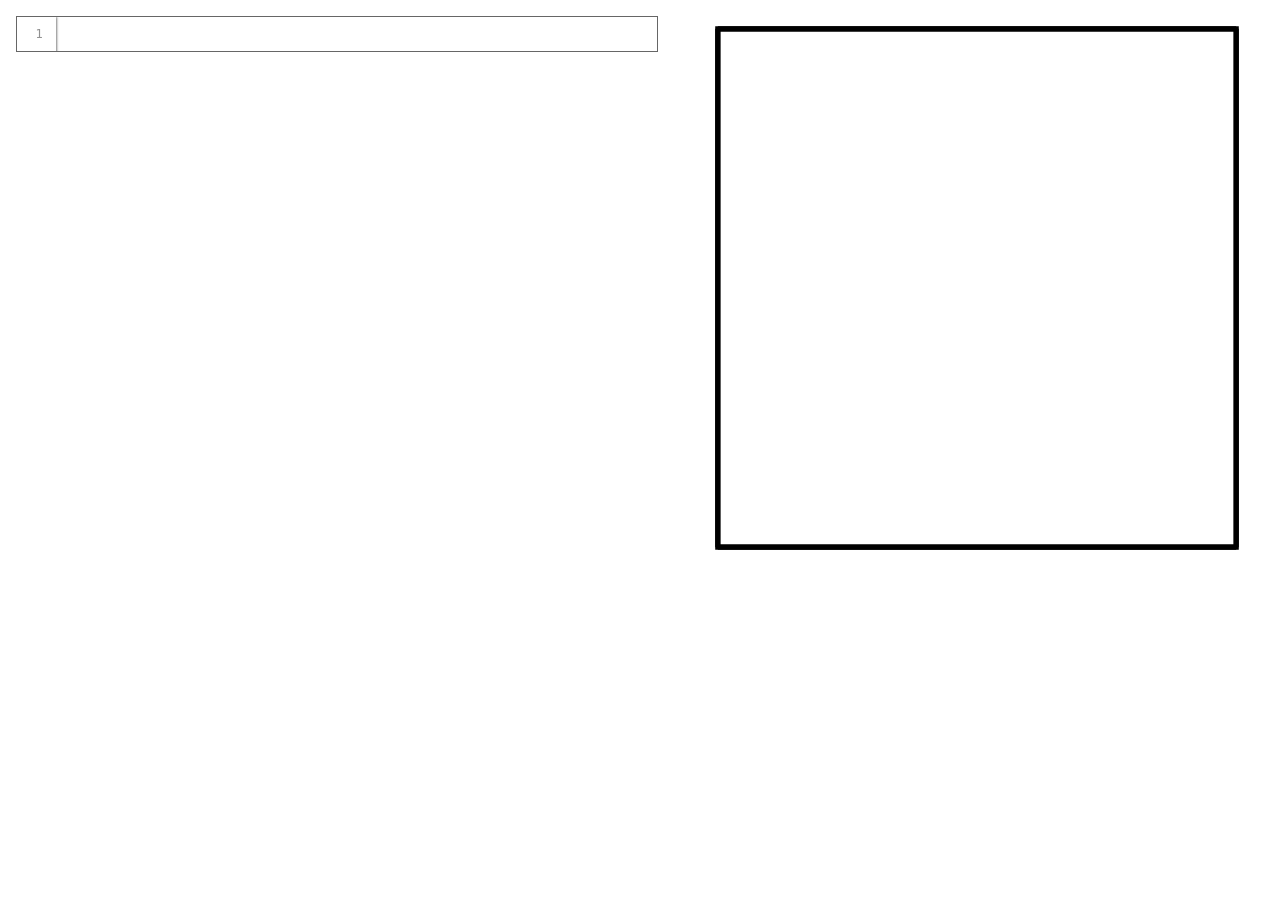
<file: examples/code/index.html>
<!DOCTYPE html>
<html>
<head>
<script src="../../lib/codemirror/lib/codemirror.js"></script>
<link rel="stylesheet" href="../../lib/codemirror/lib/codemirror.css">
<link rel="stylesheet" href="../../lib/codemirror/theme/idle.css">
<style>
html, body {
	height:100%;
	width:100%;
	margin:0px;
	background-color: #FFF;
	display:flex;
	flex-direction: column;
}
.CodeMirror {
	border: 1px solid #666;
	height: auto;
	overflow-y: auto;
	overflow-x: scroll;
	width: 50vw;
}
.row{
	height:100%;
	flex:1;
	display:flex;
	flex-direction: row;
}
canvas[resize]{
	flex:1;
	width:45vw;
	height:45vw;
}
#code-column{
	flex:1;
	width:100%;
	padding:1em;
}
#code-console{
	font-family: monospace;
}
</style>
</head>
<body>
	<div class="row">
		<div id="code-column">
			<div id="code-container"></div>
		</div>
		<canvas id="canvas" resize></canvas>
	</div>

<script type="text/javascript" src="../../lib/codemirror/mode/javascript.js"></script>
<script type="text/javascript" src="../../cp.js"></script>
<script type="text/javascript" src="../../lib/paper-full.min.js"></script>
<script type="text/javascript" src="../../cp.paperjs.js"></script>
<script type="text/javascript" src="code.js"></script>
</body>
</html>
</file>
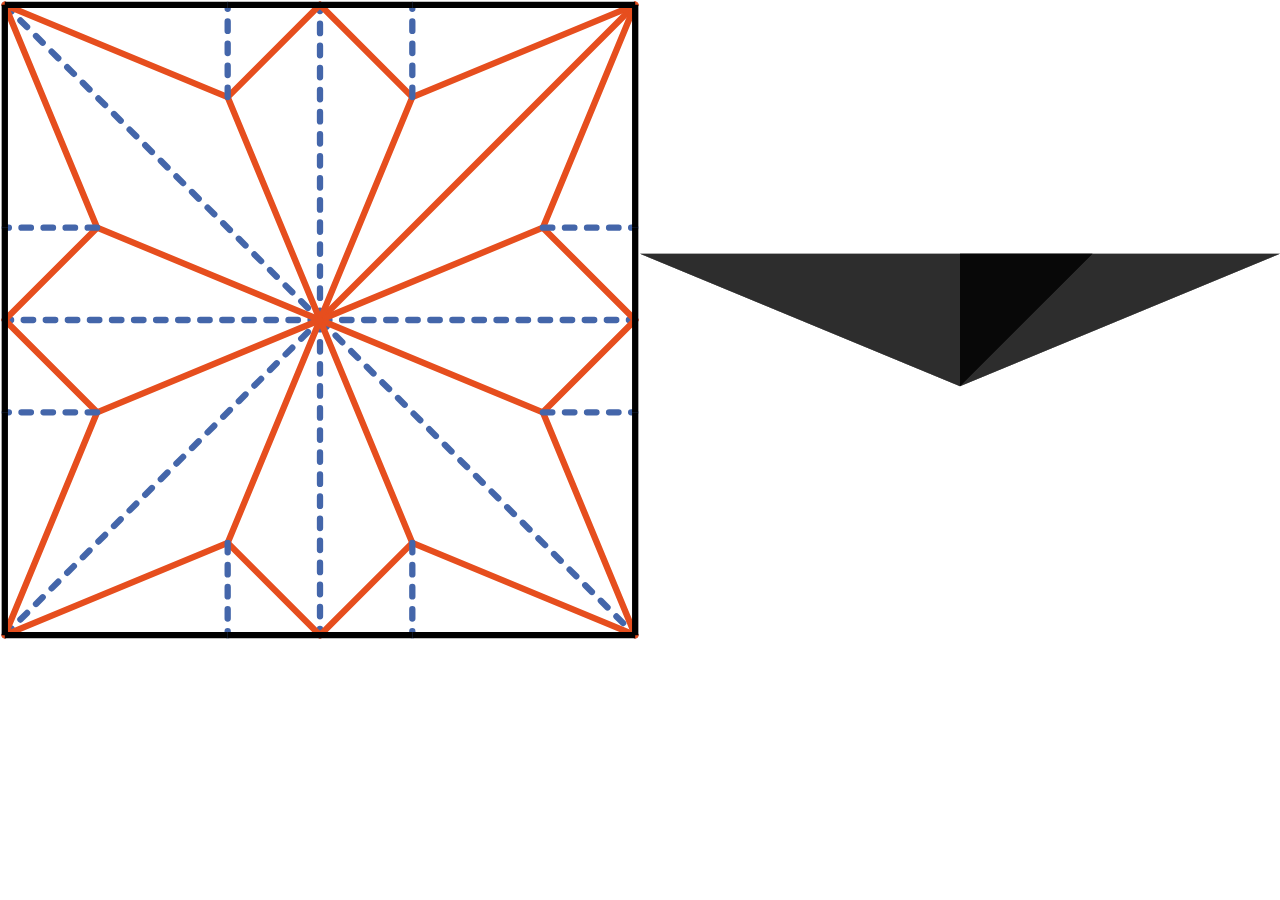
<file: examples/distort/index.html>
<!DOCTYPE html>
<html>
<head>
<style>
html,body{
	margin:0;
	text-align:center;
	overflow:hidden;
}
canvas[resize]{
	width:50vmax;
	height:50vmax;
	max-height:100vh;
	max-width:100vw;
}
</style>
</head>
<body>
	<canvas id="canvas-cp" resize></canvas><canvas id="canvas-folded" resize></canvas>

<script type="text/javascript" src="../../cp.js"></script>
<script type="text/javascript" src="../../lib/paper-full.min.js"></script>
<script type="text/javascript" src="../../cp.paperjs.js"></script>
<script type="text/javascript" src="sketch.js"></script>
</body>
</html>
</file>
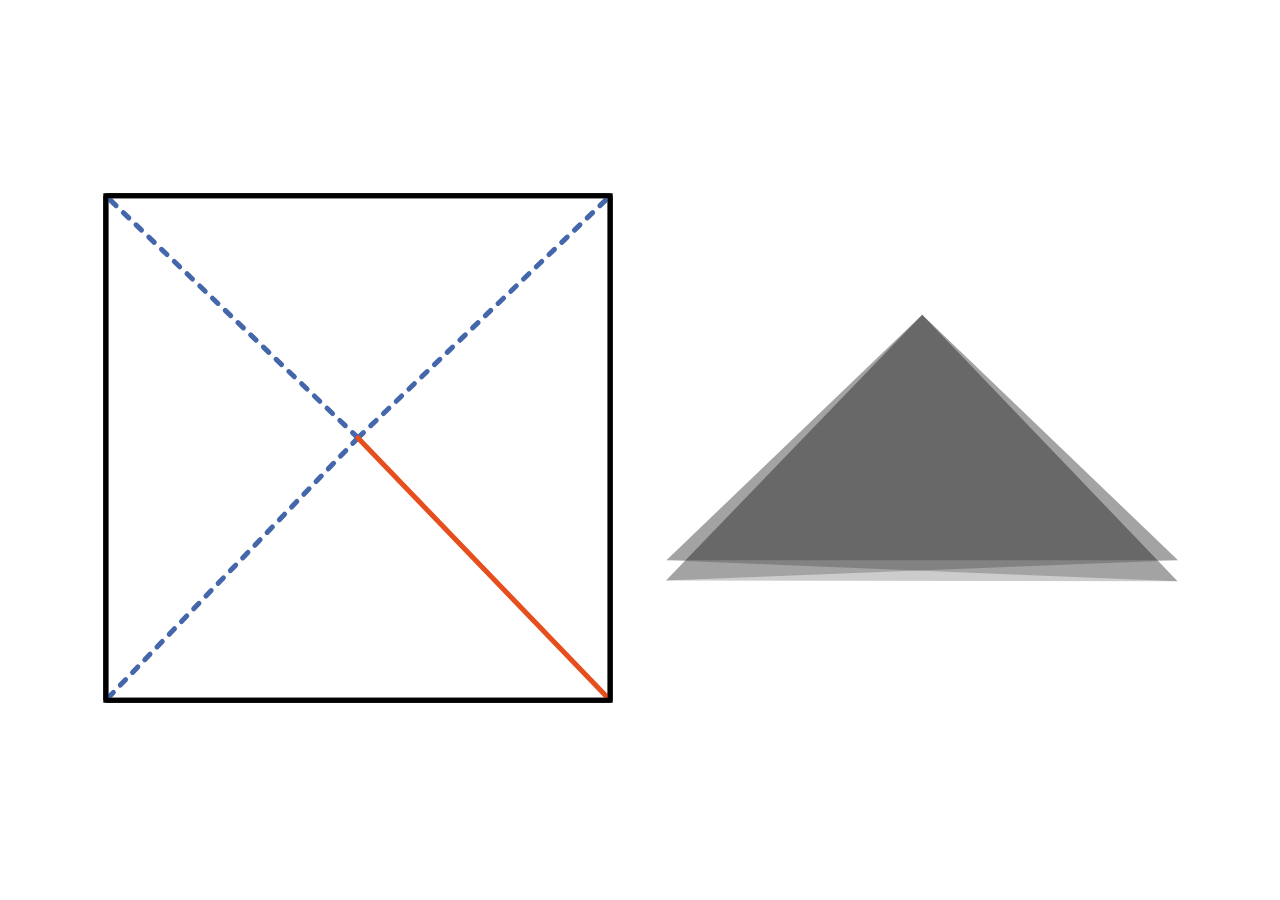
<file: examples/flat-fold/index.html>
<!DOCTYPE html>
<html>
<head>
<style>
html, body {
	height:100%;
	width:100%;
	margin:0px;
	background-color: #FFF;
	display:flex;
	align-items: center;
	justify-content: center;
}
.row{ text-align: center; }
canvas[resize]{
	width:40vmax;
	height:40vmax;
	margin:2vmax;
}
</style>
</head>
<body>
	<div class="row">
		<canvas id="canvas-1" resize></canvas><canvas id="canvas-2" resize></canvas>
	</div>
</body>

<script type="text/javascript" src="../../cp.js"></script>
<script type="text/javascript" src="../../lib/paper-full.min.js"></script>
<script type="text/javascript" src="../../cp.paperjs.js"></script>
<script type="text/javascript" src="flat-fold.js"></script>
</html>
</file>
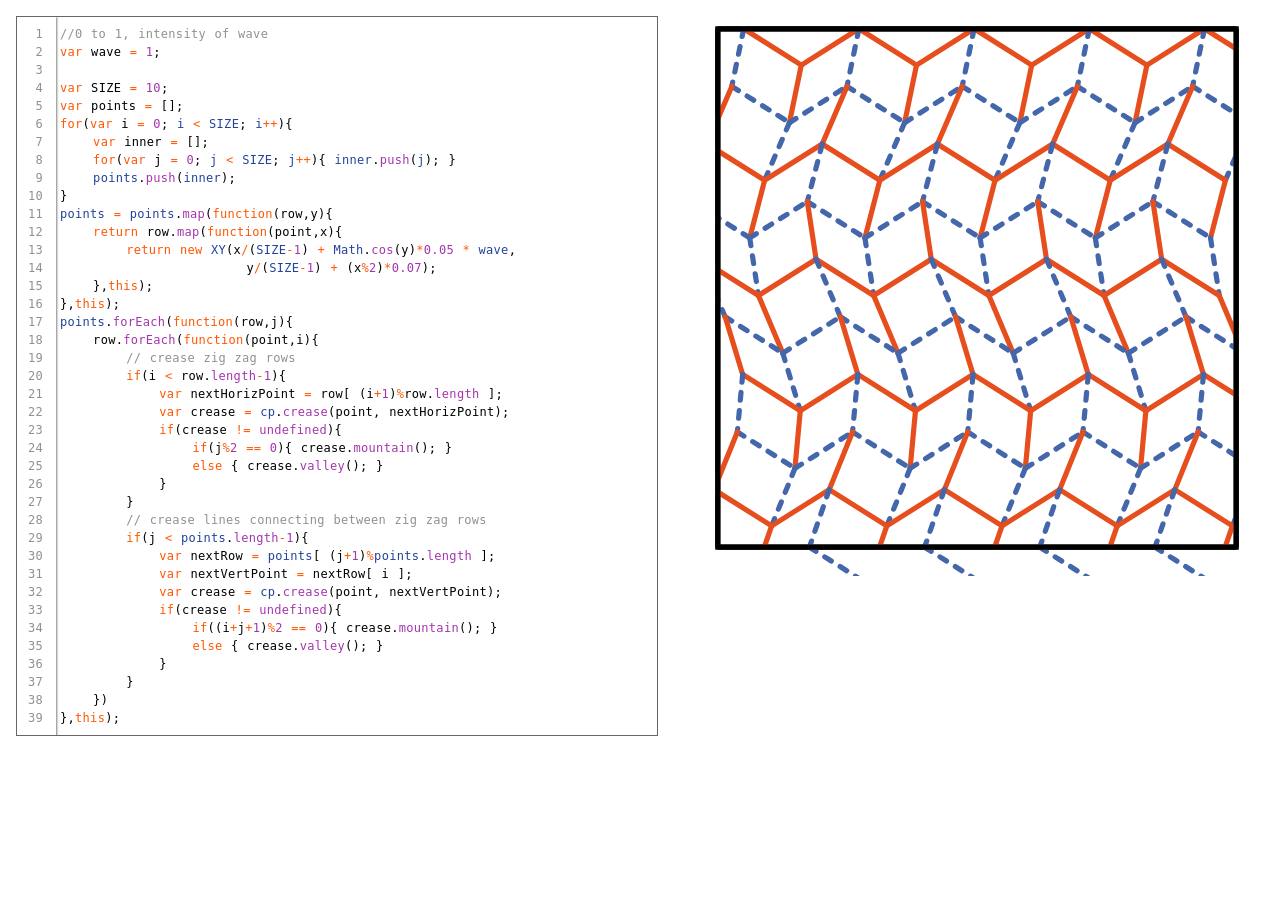
<file: examples/miura/index.html>
<!DOCTYPE html>
<html>
<head>
<script src="../../lib/codemirror/lib/codemirror.js"></script>
<link rel="stylesheet" href="../../lib/codemirror/lib/codemirror.css">
<link rel="stylesheet" href="../../lib/codemirror/theme/idle.css">
<style>
html, body {
	height:100%;
	width:100%;
	margin:0px;
	background-color: #FFF;
	display:flex;
	flex-direction: column;
}
.CodeMirror {
	border: 1px solid #666;
	height: auto;
}
.row{
	height:100%;
	flex:1;
	display:flex;
	flex-direction: row;
}
canvas[resize]{
	flex:1;
	width:45vw;
	height:45vw;
}
#code-column{
	flex:1;
	width:100%;
	padding:1em;
}
#code-console{
	font-family: monospace;
}
.CodeMirror {
	overflow-y: auto;
	overflow-x: scroll;
	width: 50vw;
}
</style>
</head>
<body>
	<div class="row">
		<div id="code-column">
			<div id="code-container"></div>
		</div>
		<canvas id="canvas" resize></canvas>
	</div>

<script type="text/javascript" src="../../lib/codemirror/mode/javascript.js"></script>
<script type="text/javascript" src="../../cp.js"></script>
<script type="text/javascript" src="../../lib/paper-full.min.js"></script>
<script type="text/javascript" src="../../cp.paperjs.js"></script>
<script type="text/javascript" src="code.js"></script>
</body>
</html>
</file>
<file: lib/codemirror/lib/codemirror.css>
/* BASICS */

.CodeMirror {
  /* Set height, width, borders, and global font properties here */
  font-family: monospace;
  height: 300px;
  color: black;
  direction: ltr;
}

/* PADDING */

.CodeMirror-lines {
  padding: 4px 0; /* Vertical padding around content */
}
.CodeMirror pre {
  padding: 0 4px; /* Horizontal padding of content */
}

.CodeMirror-scrollbar-filler, .CodeMirror-gutter-filler {
  background-color: white; /* The little square between H and V scrollbars */
}

/* GUTTER */

.CodeMirror-gutters {
  border-right: 1px solid #ddd;
  background-color: #f7f7f7;
  white-space: nowrap;
}
.CodeMirror-linenumbers {}
.CodeMirror-linenumber {
  padding: 0 3px 0 5px;
  min-width: 20px;
  text-align: right;
  color: #999;
  white-space: nowrap;
}

.CodeMirror-guttermarker { color: black; }
.CodeMirror-guttermarker-subtle { color: #999; }

/* CURSOR */

.CodeMirror-cursor {
  border-left: 1px solid black;
  border-right: none;
  width: 0;
}
/* Shown when moving in bi-directional text */
.CodeMirror div.CodeMirror-secondarycursor {
  border-left: 1px solid silver;
}
.cm-fat-cursor .CodeMirror-cursor {
  width: auto;
  border: 0 !important;
  background: #7e7;
}
.cm-fat-cursor div.CodeMirror-cursors {
  z-index: 1;
}
.cm-fat-cursor-mark {
  background-color: rgba(20, 255, 20, 0.5);
  -webkit-animation: blink 1.06s steps(1) infinite;
  -moz-animation: blink 1.06s steps(1) infinite;
  animation: blink 1.06s steps(1) infinite;
}
.cm-animate-fat-cursor {
  width: auto;
  border: 0;
  -webkit-animation: blink 1.06s steps(1) infinite;
  -moz-animation: blink 1.06s steps(1) infinite;
  animation: blink 1.06s steps(1) infinite;
  background-color: #7e7;
}
@-moz-keyframes blink {
  0% {}
  50% { background-color: transparent; }
  100% {}
}
@-webkit-keyframes blink {
  0% {}
  50% { background-color: transparent; }
  100% {}
}
@keyframes blink {
  0% {}
  50% { background-color: transparent; }
  100% {}
}

/* Can style cursor different in overwrite (non-insert) mode */
.CodeMirror-overwrite .CodeMirror-cursor {}

.cm-tab { display: inline-block; text-decoration: inherit; }

.CodeMirror-rulers {
  position: absolute;
  left: 0; right: 0; top: -50px; bottom: -20px;
  overflow: hidden;
}
.CodeMirror-ruler {
  border-left: 1px solid #ccc;
  top: 0; bottom: 0;
  position: absolute;
}

/* DEFAULT THEME */

.cm-s-default .cm-header {color: blue;}
.cm-s-default .cm-quote {color: #090;}
.cm-negative {color: #d44;}
.cm-positive {color: #292;}
.cm-header, .cm-strong {font-weight: bold;}
.cm-em {font-style: italic;}
.cm-link {text-decoration: underline;}
.cm-strikethrough {text-decoration: line-through;}

.cm-s-default .cm-keyword {color: #708;}
.cm-s-default .cm-atom {color: #219;}
.cm-s-default .cm-number {color: #164;}
.cm-s-default .cm-def {color: #00f;}
.cm-s-default .cm-variable,
.cm-s-default .cm-punctuation,
.cm-s-default .cm-property,
.cm-s-default .cm-operator {}
.cm-s-default .cm-variable-2 {color: #05a;}
.cm-s-default .cm-variable-3, .cm-s-default .cm-type {color: #085;}
.cm-s-default .cm-comment {color: #a50;}
.cm-s-default .cm-string {color: #a11;}
.cm-s-default .cm-string-2 {color: #f50;}
.cm-s-default .cm-meta {color: #555;}
.cm-s-default .cm-qualifier {color: #555;}
.cm-s-default .cm-builtin {color: #30a;}
.cm-s-default .cm-bracket {color: #997;}
.cm-s-default .cm-tag {color: #170;}
.cm-s-default .cm-attribute {color: #00c;}
.cm-s-default .cm-hr {color: #999;}
.cm-s-default .cm-link {color: #00c;}

.cm-s-default .cm-error {color: #f00;}
.cm-invalidchar {color: #f00;}

.CodeMirror-composing { border-bottom: 2px solid; }

/* Default styles for common addons */

div.CodeMirror span.CodeMirror-matchingbracket {color: #0b0;}
div.CodeMirror span.CodeMirror-nonmatchingbracket {color: #a22;}
.CodeMirror-matchingtag { background: rgba(255, 150, 0, .3); }
.CodeMirror-activeline-background {background: #e8f2ff;}

/* STOP */

/* The rest of this file contains styles related to the mechanics of
   the editor. You probably shouldn't touch them. */

.CodeMirror {
  position: relative;
  overflow: hidden;
  background: white;
}

.CodeMirror-scroll {
  overflow: scroll !important; /* Things will break if this is overridden */
  /* 30px is the magic margin used to hide the element's real scrollbars */
  /* See overflow: hidden in .CodeMirror */
  margin-bottom: -30px; margin-right: -30px;
  padding-bottom: 30px;
  height: 100%;
  outline: none; /* Prevent dragging from highlighting the element */
  position: relative;
}
.CodeMirror-sizer {
  position: relative;
  border-right: 30px solid transparent;
}

/* The fake, visible scrollbars. Used to force redraw during scrolling
   before actual scrolling happens, thus preventing shaking and
   flickering artifacts. */
.CodeMirror-vscrollbar, .CodeMirror-hscrollbar, .CodeMirror-scrollbar-filler, .CodeMirror-gutter-filler {
  position: absolute;
  z-index: 6;
  display: none;
}
.CodeMirror-vscrollbar {
  right: 0; top: 0;
  overflow-x: hidden;
  overflow-y: scroll;
}
.CodeMirror-hscrollbar {
  bottom: 0; left: 0;
  overflow-y: hidden;
  overflow-x: scroll;
}
.CodeMirror-scrollbar-filler {
  right: 0; bottom: 0;
}
.CodeMirror-gutter-filler {
  left: 0; bottom: 0;
}

.CodeMirror-gutters {
  position: absolute; left: 0; top: 0;
  min-height: 100%;
  z-index: 3;
}
.CodeMirror-gutter {
  white-space: normal;
  height: 100%;
  display: inline-block;
  vertical-align: top;
  margin-bottom: -30px;
}
.CodeMirror-gutter-wrapper {
  position: absolute;
  z-index: 4;
  background: none !important;
  border: none !important;
}
.CodeMirror-gutter-background {
  position: absolute;
  top: 0; bottom: 0;
  z-index: 4;
}
.CodeMirror-gutter-elt {
  position: absolute;
  cursor: default;
  z-index: 4;
}
.CodeMirror-gutter-wrapper ::selection { background-color: transparent }
.CodeMirror-gutter-wrapper ::-moz-selection { background-color: transparent }

.CodeMirror-lines {
  cursor: text;
  min-height: 1px; /* prevents collapsing before first draw */
}
.CodeMirror pre {
  /* Reset some styles that the rest of the page might have set */
  -moz-border-radius: 0; -webkit-border-radius: 0; border-radius: 0;
  border-width: 0;
  background: transparent;
  font-family: inherit;
  font-size: inherit;
  margin: 0;
  white-space: pre;
  word-wrap: normal;
  line-height: inherit;
  color: inherit;
  z-index: 2;
  position: relative;
  overflow: visible;
  -webkit-tap-highlight-color: transparent;
  -webkit-font-variant-ligatures: contextual;
  font-variant-ligatures: contextual;
}
.CodeMirror-wrap pre {
  word-wrap: break-word;
  white-space: pre-wrap;
  word-break: normal;
}

.CodeMirror-linebackground {
  position: absolute;
  left: 0; right: 0; top: 0; bottom: 0;
  z-index: 0;
}

.CodeMirror-linewidget {
  position: relative;
  z-index: 2;
  padding: 0.1px; /* Force widget margins to stay inside of the container */
}

.CodeMirror-widget {}

.CodeMirror-rtl pre { direction: rtl; }

.CodeMirror-code {
  outline: none;
}

/* Force content-box sizing for the elements where we expect it */
.CodeMirror-scroll,
.CodeMirror-sizer,
.CodeMirror-gutter,
.CodeMirror-gutters,
.CodeMirror-linenumber {
  -moz-box-sizing: content-box;
  box-sizing: content-box;
}

.CodeMirror-measure {
  position: absolute;
  width: 100%;
  height: 0;
  overflow: hidden;
  visibility: hidden;
}

.CodeMirror-cursor {
  position: absolute;
  pointer-events: none;
}
.CodeMirror-measure pre { position: static; }

div.CodeMirror-cursors {
  visibility: hidden;
  position: relative;
  z-index: 3;
}
div.CodeMirror-dragcursors {
  visibility: visible;
}

.CodeMirror-focused div.CodeMirror-cursors {
  visibility: visible;
}

.CodeMirror-selected { background: #d9d9d9; }
.CodeMirror-focused .CodeMirror-selected { background: #d7d4f0; }
.CodeMirror-crosshair { cursor: crosshair; }
.CodeMirror-line::selection, .CodeMirror-line > span::selection, .CodeMirror-line > span > span::selection { background: #d7d4f0; }
.CodeMirror-line::-moz-selection, .CodeMirror-line > span::-moz-selection, .CodeMirror-line > span > span::-moz-selection { background: #d7d4f0; }

.cm-searching {
  background-color: #ffa;
  background-color: rgba(255, 255, 0, .4);
}

/* Used to force a border model for a node */
.cm-force-border { padding-right: .1px; }

@media print {
  /* Hide the cursor when printing */
  .CodeMirror div.CodeMirror-cursors {
    visibility: hidden;
  }
}

/* See issue #2901 */
.cm-tab-wrap-hack:after { content: ''; }

/* Help users use markselection to safely style text background */
span.CodeMirror-selectedtext { background: none; }
</file>
<file: lib/codemirror/theme/idle.css>
.cm-s-idle {
	font-size: .75em;
	line-height: 1.5em;
	font-family: inconsolata, monospace;
	letter-spacing: 0.3px;
	word-spacing: 1px;
	background: #FFFFFF;
	color: #000000;
}
.cm-s-idle .CodeMirror-lines {
	padding: 8px 0;
}
.cm-s-idle .CodeMirror-gutters {
	box-shadow: 1px 0 2px 0 rgba(0, 0, 0, 0.5);
	-webkit-box-shadow: 1px 0 2px 0 rgba(0, 0, 0, 0.5);
	background-color: #FFFFFF;
	padding-right: 10px;
	z-index: 3;
	border: none;
}
.cm-s-idle div.CodeMirror-cursor {
	border-left: 3px solid #000000;
}
.cm-s-idle .CodeMirror-activeline-background {
	background: #00000012;
}
.cm-s-idle .CodeMirror-selected {
	background: #BAD6FD;
}
.cm-s-idle .cm-comment {
	color: #919191;
}
.cm-s-idle .cm-string {
	color: #00A33F;
}
.cm-s-idle .cm-atom {
	color: #A535AE;
}
.cm-s-idle .cm-keyword {
	color: #FF5600;
}
.cm-s-idle .cm-variable {
	color: #21439C;
}
.cm-s-idle .cm-property {
	color: #A535AE;
}
.cm-s-idle .cm-number {
	color: #A535AE;
}
.cm-s-idle .cm-operator {
	color: #FF5600;
}
.cm-s-idle .CodeMirror-linenumber {
	color: #919191;
}
</file>
